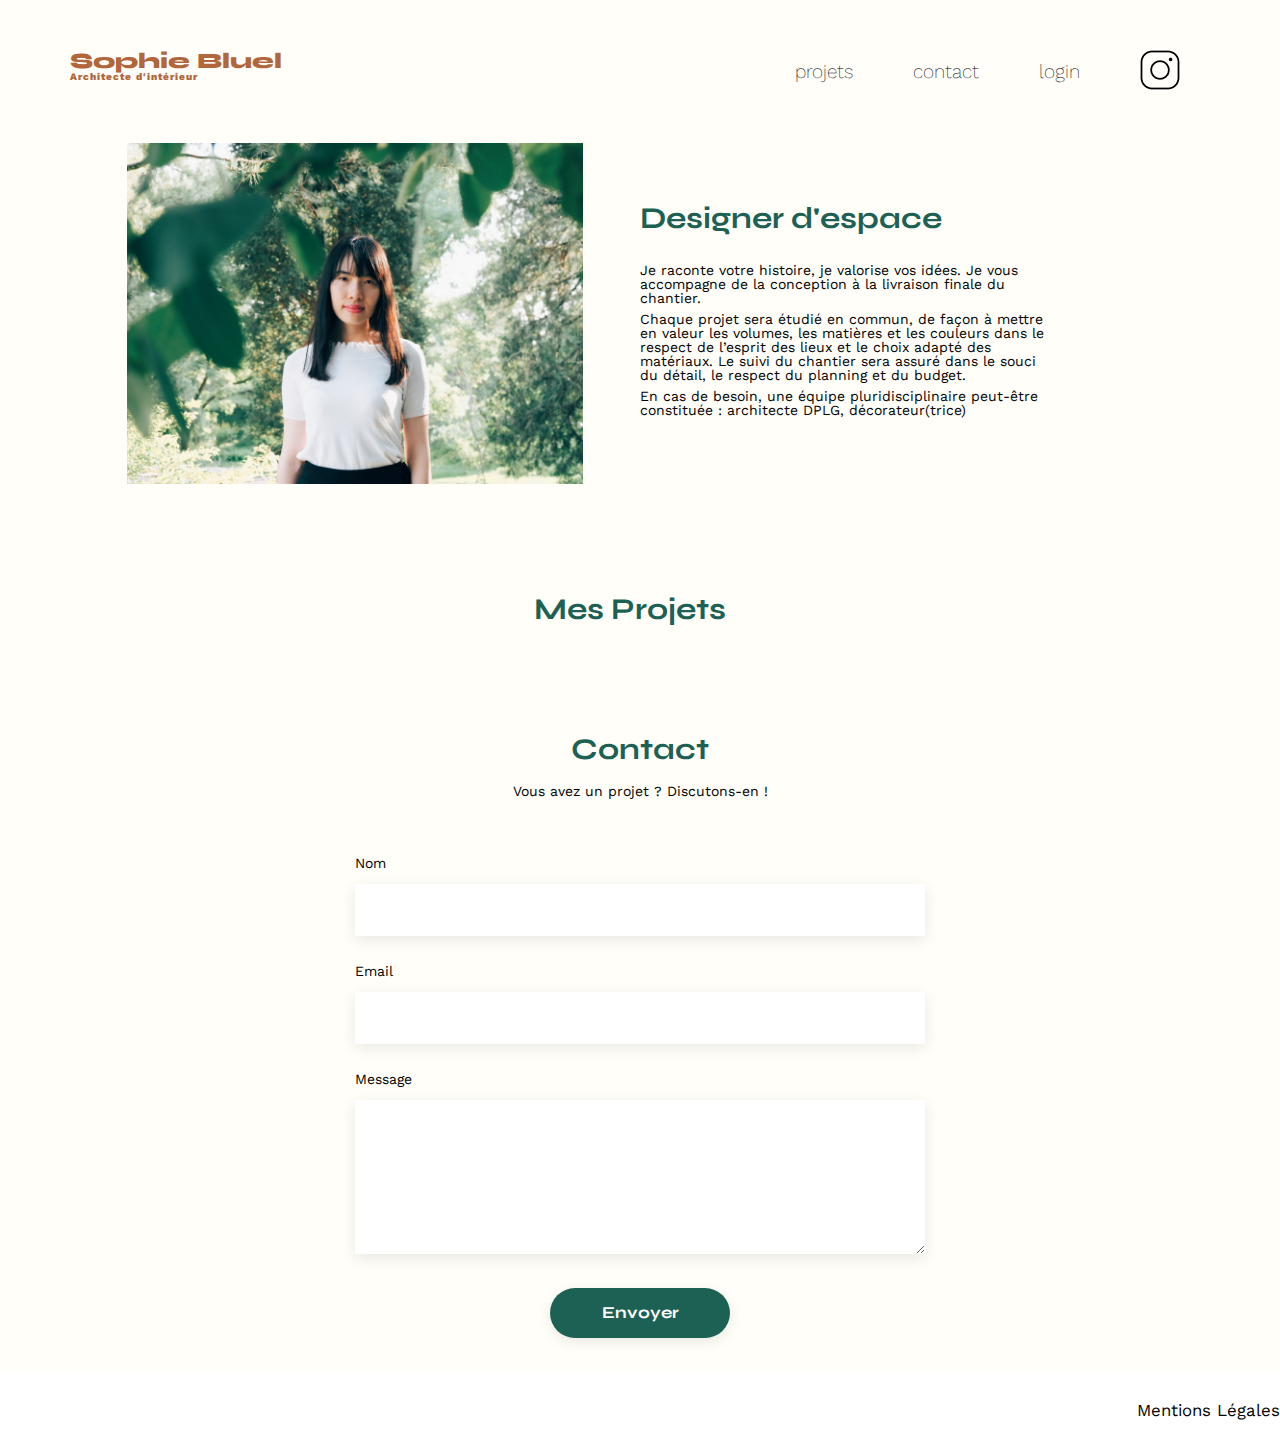
<file: FrontEnd/index.html>
<!DOCTYPE html>
<html lang="fr">

<head>
	<meta charset="UTF-8">
	<title>Sophie Bluel - Architecte d'intérieur</title>
	<meta name="viewport" content="width=device-width, initial-scale=1.0">
	<link rel="preconnect" href="https://fonts.googleapis.com">
	<link rel="preconnect" href="https://fonts.gstatic.com" crossorigin>
	<link href="https://fonts.googleapis.com/css2?family=Syne:wght@700;800&family=Work+Sans&display=swap"
		rel="stylesheet">
	<meta name="description" content="">
	<link rel="stylesheet" href="https://cdnjs.cloudflare.com/ajax/libs/font-awesome/6.2.1/css/all.min.css"
		integrity="sha512-MV7K8+y+gLIBoVD59lQIYicR65iaqukzvf/nwasF0nqhPay5w/9lJmVM2hMDcnK1OnMGCdVK+iQrJ7lzPJQd1w=="
		crossorigin="anonymous" referrerpolicy="no-referrer" />
	<link rel="stylesheet" href="./assets/style.css">


</head>

<body>
	<header>
		<h1>Sophie Bluel <span>Architecte d'intérieur</span></h1>
		<nav>
			<ul>
				<li><a href="#portfolio"> projets</a></li>
				<li><a href="#contact">contact</a></li>
				<li><a href="login.html" id="loginLink">login</a></li>
				<li><img src="./assets/icons/instagram.png" alt="Instagram"></li>
			</ul>
		</nav>
	</header>
	<main>

		<section id="introduction">
			<figure>
				<img src="./assets/images/sophie-bluel.png" alt="">
			</figure>
			<article>
				<h2>Designer d'espace</h2>
				<p>Je raconte votre histoire, je valorise vos idées. Je vous accompagne de la conception à la livraison
					finale du chantier.</p>
				<p>Chaque projet sera étudié en commun, de façon à mettre en valeur les volumes, les matières et les
					couleurs dans le respect de l’esprit des lieux et le choix adapté des matériaux. Le suivi du
					chantier sera assuré dans le souci du détail, le respect du planning et du budget.</p>
				<p>En cas de besoin, une équipe pluridisciplinaire peut-être constituée : architecte DPLG,
					décorateur(trice)</p>
			</article>
		</section>
		<section id="portfolio">
			<header>
				<h2>Mes Projets</h2>
			</header>

			<ul class="filters"></ul>

			<div class="gallery">
			</div>
		</section>

		<section id="contact">
			<h2>Contact</h2>
			<p>Vous avez un projet ? Discutons-en !</p>
			<form action="#" method="post">
				<label for="name">Nom</label>
				<input type="text" name="name" id="name">
				<label for="email">Email</label>
				<input type="email" name="email" id="email">
				<label for="message">Message</label>
				<textarea name="message" id="message" cols="30" rows="10"></textarea>
				<input type="submit" value="Envoyer" id="btn-form">
			</form>
		</section>
	</main>

	<footer>
		<nav>
			<ul>
				<li>Mentions Légales</li>
			</ul>
		</nav>
	</footer>
	<script src="assets/js/index.js"></script>
</body>

</html>
</file>
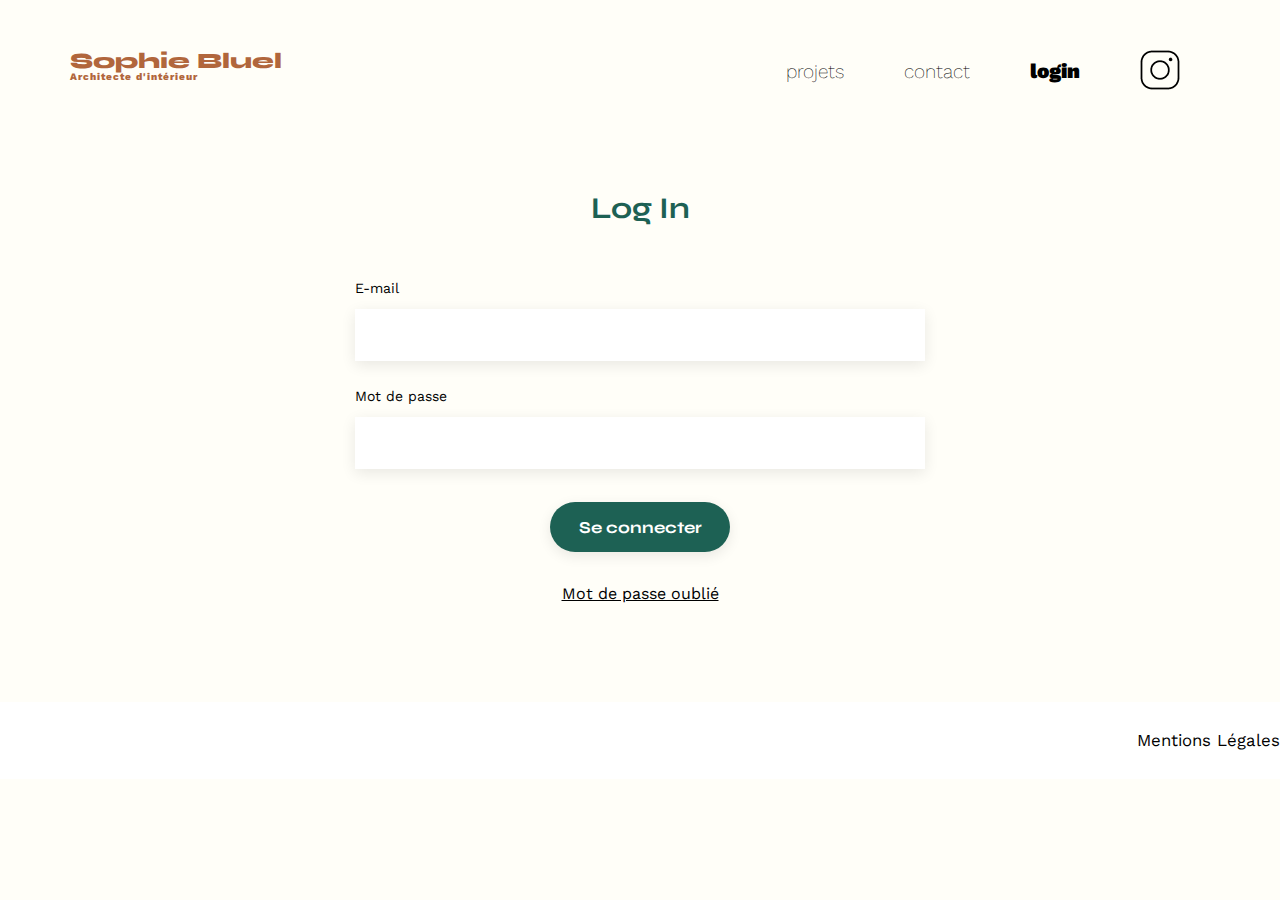
<file: FrontEnd/login.html>
<!DOCTYPE html>
<html lang="fr">

<head>
	<meta charset="UTF-8">
	<title>Sophie Bluel - Architecte d'intérieur</title>
	<meta name="viewport" content="width=device-width, initial-scale=1.0">
	<link rel="preconnect" href="https://fonts.googleapis.com">
	<link rel="preconnect" href="https://fonts.gstatic.com" crossorigin>
	<link href="https://fonts.googleapis.com/css2?family=Syne:wght@700;800&family=Work+Sans&display=swap"
		rel="stylesheet">
	<meta name="description" content="">
	<link rel="stylesheet" href="./assets/style.css">
</head>

<body>
	<header>
		<h1>Sophie Bluel <span>Architecte d'intérieur</span></h1>
		<nav>
			<ul>
				<li><a href="index.html">projets</a></li>
				<li><a href="index.html">contact</a></li>
				<li class="login-bold">login</li>
				<li><img src="./assets/icons/instagram.png" alt="Instagram"></li>
			</ul>
		</nav>
	</header>

	<main>
		<section id="loginForm">
			<h2>Log In</h2>
			<form action="#" method="post">
				<label for="email">E-mail</label>
				<input type="email" name="email" id="email">
				<label for="password">Mot de passe</label>
				<input type="password" name="password" id="password">
				<input type="submit" value="Se connecter" id="submit">
			</form>
			<a href="">Mot de passe oublié</a>
			<p id="error-message"></p>
		</section>
	</main>

	<footer id="login-footer">
		<nav>
			<ul>
				<li>Mentions Légales</li>
			</ul>
		</nav>
	</footer>
	<script src="assets/js/login.js"></script>
</body>

</html>
</file>
<file: FrontEnd/assets/style.css>
/* http://meyerweb.com/eric/tools/css/reset/
   v2.0 | 20110126
   License: none (public domain)
*/

html,
body,
div,
span,
applet,
object,
iframe,
h1,
h2,
h3,
h4,
h5,
h6,
p,
blockquote,
pre,
a,
abbr,
acronym,
address,
big,
cite,
code,
del,
dfn,
em,
img,
ins,
kbd,
q,
s,
samp,
small,
strike,
strong,
sub,
sup,
tt,
var,
b,
u,
i,
center,
dl,
dt,
dd,
ol,
ul,
li,
fieldset,
form,
label,
legend,
table,
caption,
tbody,
tfoot,
thead,
tr,
th,
td,
article,
aside,
canvas,
details,
embed,
figure,
figcaption,
footer,
header,
hgroup,
menu,
nav,
output,
ruby,
section,
summary,
time,
mark,
audio,
video {
	margin: 0;
	padding: 0;
	border: 0;
	font-size: 100%;
	font: inherit;
	vertical-align: baseline;
}

/* HTML5 display-role reset for older browsers */
article,
aside,
details,
figcaption,
figure,
footer,
header,
hgroup,
menu,
nav,
section {
	display: block;
}

body {
	line-height: 1;
}

ol,
ul {
	list-style: none;
}

blockquote,
q {
	quotes: none;
}

blockquote:before,
blockquote:after,
q:before,
q:after {
	content: '';
	content: none;
}

table {
	border-collapse: collapse;
	border-spacing: 0;
}

/** end reset css**/
body {
	margin: auto;
	font-family: 'Work Sans';
	font-size: 14px;
	background-color: #FFFEF8;
}

main,
header {
	max-width: 1140px;
	margin: auto;
}

header {
	display: flex;
	justify-content: space-between;
	margin-top: 50px;
}

section {
	margin: 50px 0
}

h1 {
	display: flex;
	flex-direction: column;
	font-family: 'Syne';
	font-size: 22px;
	font-weight: 800;
	color: #B1663C
}

h1>span {
	font-family: 'Work Sans';
	font-size: 10px;
	letter-spacing: 0.1em;
	;
}

h2 {
	font-family: 'Syne';
	font-weight: 700;
	font-size: 30px;
	color: #1D6154
}

.banner {
	display: flex;
	justify-content: center;
	align-items: center;
	height: 59px;
	background-color: black;
	color: white;
}

.banner i {
	color: #FFFEF8;
	margin-right: 10px;
}

nav ul {
	display: flex;
	align-items: center;
	list-style-type: none;
}

nav li {
	padding: 0 30px;
	font-size: 1.2em;
}

nav a {
	font-weight: 200;
	text-decoration: none;
	color: black;
	font-size: 1.2rem;
}

.login-bold {
	font-size: 1.3rem;
	font-weight: 900 !important;
}

#introduction {
	display: flex;
	align-items: center;
}

#introduction figure {
	flex: 1
}

#introduction img {
	display: block;
	margin: auto;
	width: 80%;
}

#introduction article {
	flex: 1
}

#introduction h2 {
	margin-bottom: 1em;
}

#introduction p {
	margin-bottom: 0.5em;
	width: 404px;
}

#portfolio h2 {
	text-align: center;
	margin-top: 2em;
	margin-right: 20px;
}


/** mon code **/
.filters {
	display: flex;
	justify-content: center;
	gap: 20px;
	list-style-type: none;
	padding: 0;
	margin: 30px 0;
}

.filters li {
	display: flex;
	align-items: center;
}

.filters button {
	border-radius: 60px;
	border: 1px solid #1D6154;
	background-color: #FFFEF8;
	font-size: 1rem;
	color: #1D6154;
	font-family: 'Syne', sans-serif;
	padding: 10px;
	cursor: pointer;
}

.filters button {
	padding: 10px 20px !important;
}

.filters button:nth-of-type(-n+2) {
	padding: 10px 10px;
}

.filters button:hover {
	background-color: #1D6154;
	color: white;
}

.filters button:active,
.filters button:focus {
	background-color: #1D6154;
	color: white;
}

.works figcaption {
	margin-top: 10px;
	font-size: 1rem;
}

.gallery {
	width: 100%;
	display: grid;
	grid-template-columns: 1fr 1fr 1fr;
	grid-column-gap: 20px;
	grid-row-gap: 20px;
}

.gallery img {
	width: 100%;
}

.fas {
	font-weight: 300;
	margin-right: 10px;
}

#portfolio header {
	display: flex;
	justify-content: center;
	align-items: baseline;
}

.edit-button {
	margin-right: 10px;
	border: none;
	color: black;
	font-size: 1rem;
	background: transparent;
	cursor: pointer;
}

.button .edit-button {
	color: transparent;
}

.edit-button {
	cursor: pointer;
}

/* Modal Header */
/* The Modal (background) */
.modal {
	display: none;
	position: fixed;
	z-index: 1;
	top: 0;
	left: 0;
	width: 100%;
	height: 100%;
	background: rgba(0, 0, 0, 0.4);
	justify-content: center;
	align-items: center;
	overflow: auto;
}

/* Modal Content */
.modal-section {
	display: flex;
	flex-direction: column;
	position: relative;
	align-items: center;
	margin: auto;
	border-radius: 10px;
	background: #FFFFFF;
	width: 700px;
}

.close {
	position: absolute;
	top: 20px;
	right: 30px;
	color: black;
	font-size: 28px;
	font-weight: bold;
}

.close:hover,
.close:focus {
	color: #000;
	text-decoration: none;
	cursor: pointer;
}

.modal-header {
	justify-content: center;
	width: 100%;
}

.modal-header h2 {
	display: flex;
	font-family: "Work Sans";
	font-weight: 400;
	color: black;
	font-size: 2rem;
}

.modal-body {
	display: grid;
	grid-template-columns: 1fr 1fr 1fr 1fr 1fr;
	grid-column-gap: 10px;
	grid-row-gap: 20px;
	margin: 50px 100px 10px 100px;
	padding-bottom: 50px;
	border-bottom: #B3B3B3 1px solid;
}

.modal figure {
	position: relative;
}

.modal figcaption {
	position: absolute;
	right: 5px;
	top: 5px;
	cursor: pointer;
}

.modal-body img {
	width: 79px;
	height: 105px;
}

.modal-btn {
	width: 240px;
	border-radius: 60px;
	background-color: #1D6154;
	font-size: 1rem;
	color: white;
	font-family: 'Syne', sans-serif;
	padding: 10px;
	cursor: pointer;
	border: none;
	font-weight: 700;
	margin: 50px 0;
}

.modal-btn:hover {
	background-color: #0E2F28;
}

.fa-trash-can {
	color: #FFFFFF;
	background-color: #000000;
	padding: 4px;
	font-size: 0.8rem;
	position: relative;
}

.fa-arrow-left {
	position: absolute;
	top: 20px;
	left: 30px;
	color: black;
	font-size: 1.6rem;
	cursor: pointer;
}

.add-works {
	display: flex;
	flex-direction: column;
	justify-content: center;
	align-items: center;
	gap: 6px;
	width: 420px;
	height: 169px;
	margin-bottom: 30px;
	background-color: #E8F1F6;
	border-radius: 5px;
	margin-top: 40px;
}

.add-works p {
	font-size: 0.7rem;
}

.add-works label {
	padding: 10px 30px;
	border-radius: 50px;
	color: #306685;
	background-color: #B9C5CC;
	cursor: pointer;
}

.add-works input {
	display: none;
}

.add-works figure {
	display: flex;
	flex-direction: column;
	gap: 10px;
}

.add-works figure img {
	width: 124px;
	height: 169px;
}

.fa-image {
	color: #B9C5CC;
	font-size: 5rem;
}

.modal-form {
	display: flex;
	flex-direction: column;
	gap: 10px;
}

.modal-form input {
	margin-bottom: 20px;
}

input.form-btn {
	background-color: grey !important;
	cursor: not-allowed;
}

input.form-btn.active {
	background-color: #1D6154 !important;
	cursor: pointer;
  }

input.form-btn.active:hover {
	background-color: #0E2F28 !important;
	cursor: pointer;
  }

.modal-form select {
	color: #6C6C6C;
}

.modal-form input,
.modal-form select {
	height: 50px;
	font-size: 1.2em;
	border: none;
	box-shadow: 0px 4px 14px rgba(0, 0, 0, 0.09);
	background-color: #FFFFFF;
}

.modal-form hr {
	width: 100%;
	border: 0;
	height: 0;
	border-top: 1px solid #B3B3B3;
	margin-top: 40px;
	margin-bottom: 0;
}

#loginForm {
	padding-top: 100px;
}

#loginForm a {
	display: block;
	color: black;
	font-size: 1rem;
}

#error-message {
	color: red;
	font-size: 1rem;
	margin-top: 20px;
	font-weight: bold;
}

#contact,
#loginForm {
	width: 50%;
	margin: auto;
}

#contact>*,
#loginForm>* {
	text-align: center;

}

#contact h2,
#loginForm h2 {
	margin-bottom: 20px;
}

#contact form,
#loginForm form {
	text-align: left;
	margin-top: 30px;
	display: flex;
	flex-direction: column;
}

#contact input,
#loginForm input {
	height: 50px;
	font-size: 1.2em;
	border: none;
	box-shadow: 0px 4px 14px rgba(0, 0, 0, 0.09);
}

#submit:hover {
	background-color: #0E2F28;
}

#contact label,
#loginForm label {
	margin: 2em 0 1em 0;
}

#contact textarea {
	border: none;
	box-shadow: 0px 4px 14px rgba(0, 0, 0, 0.09);
}

#btn-form:hover {
	background-color: #0E2F28;
}

input[type="submit"] {
	font-family: 'Syne';
	font-weight: 700;
	color: white;
	background-color: #1D6154;
	margin: 2em auto;
	width: 180px;
	text-align: center;
	border-radius: 60px;
}

footer {
	background-color: white;
	width: 100%;
	padding: 0;
}

footer nav ul {
	display: flex;
	justify-content: flex-end;
}

footer nav ul li {
	background-color: white;
	padding: 30px 0;
}

[id="login-footer"] {
	margin-top: 100px;
}

button.selected {
	background-color: #1D6154;
	color: white;
  }
</file>
